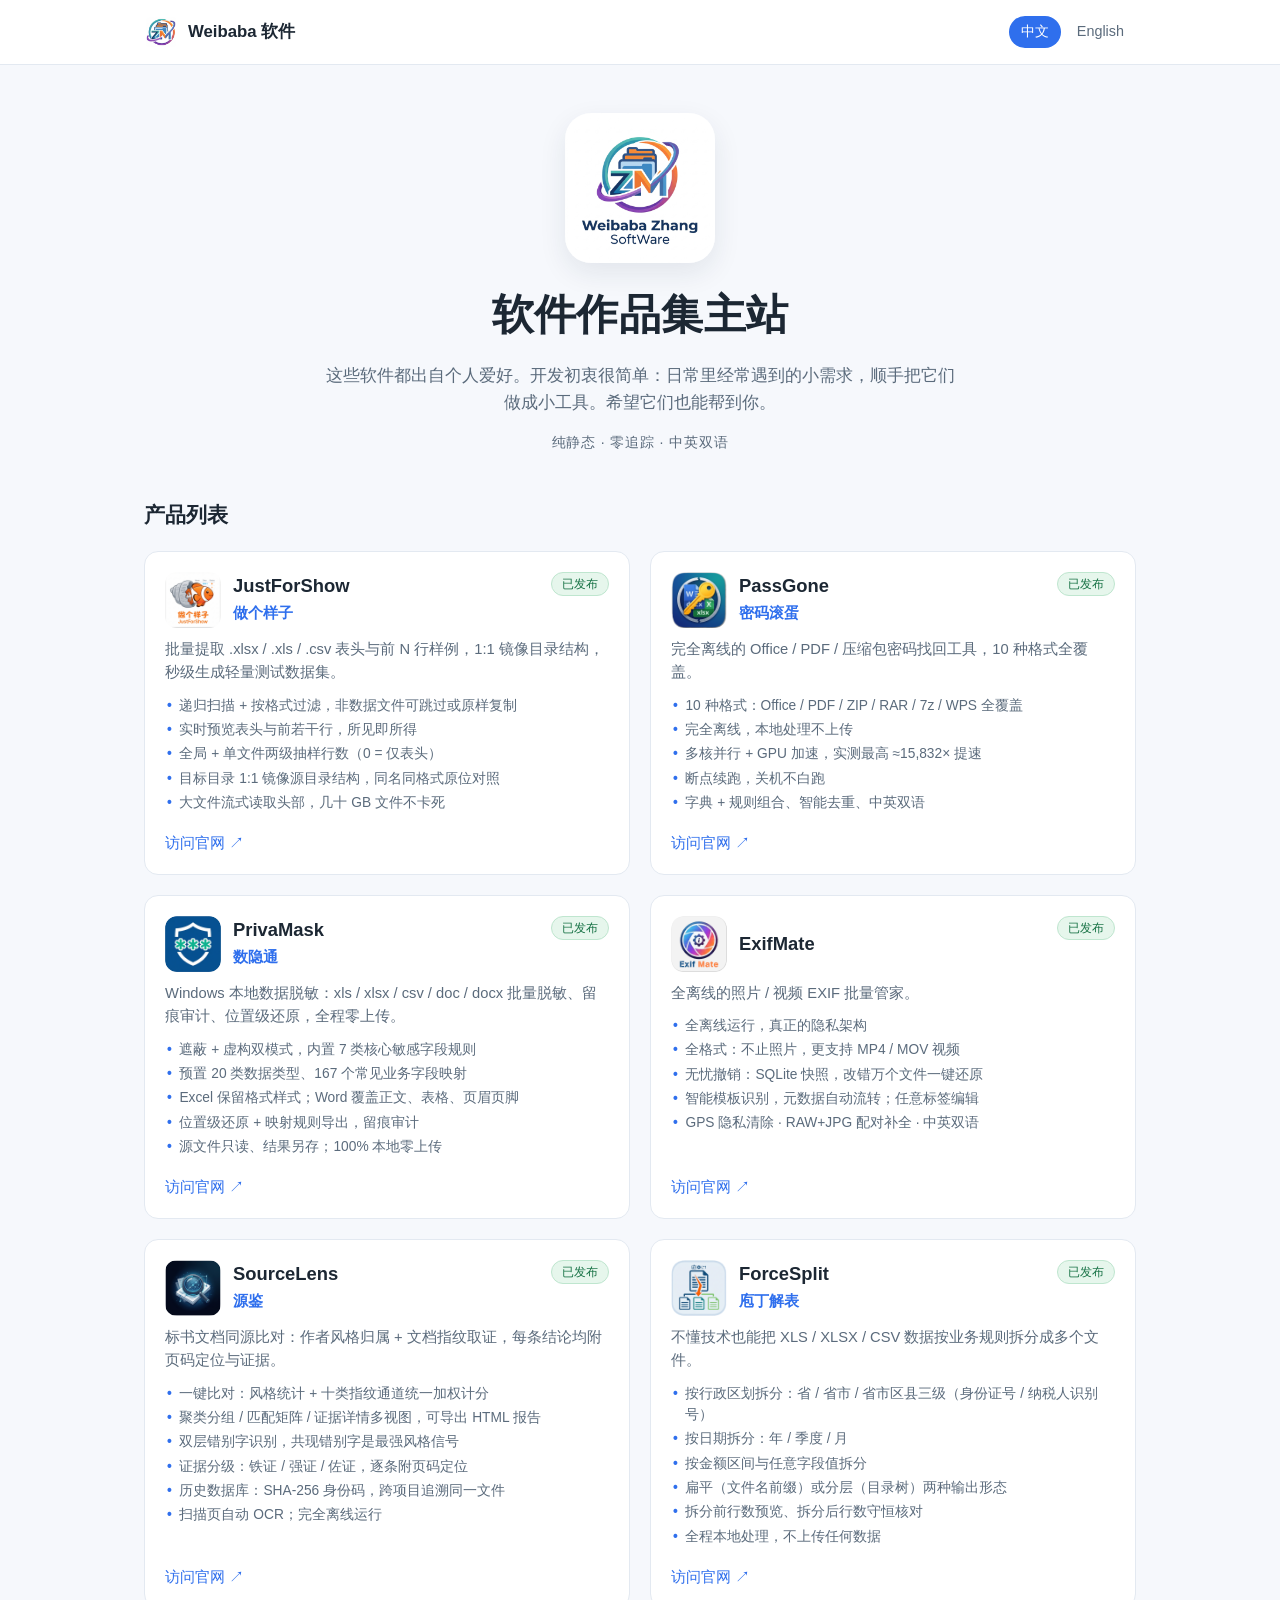
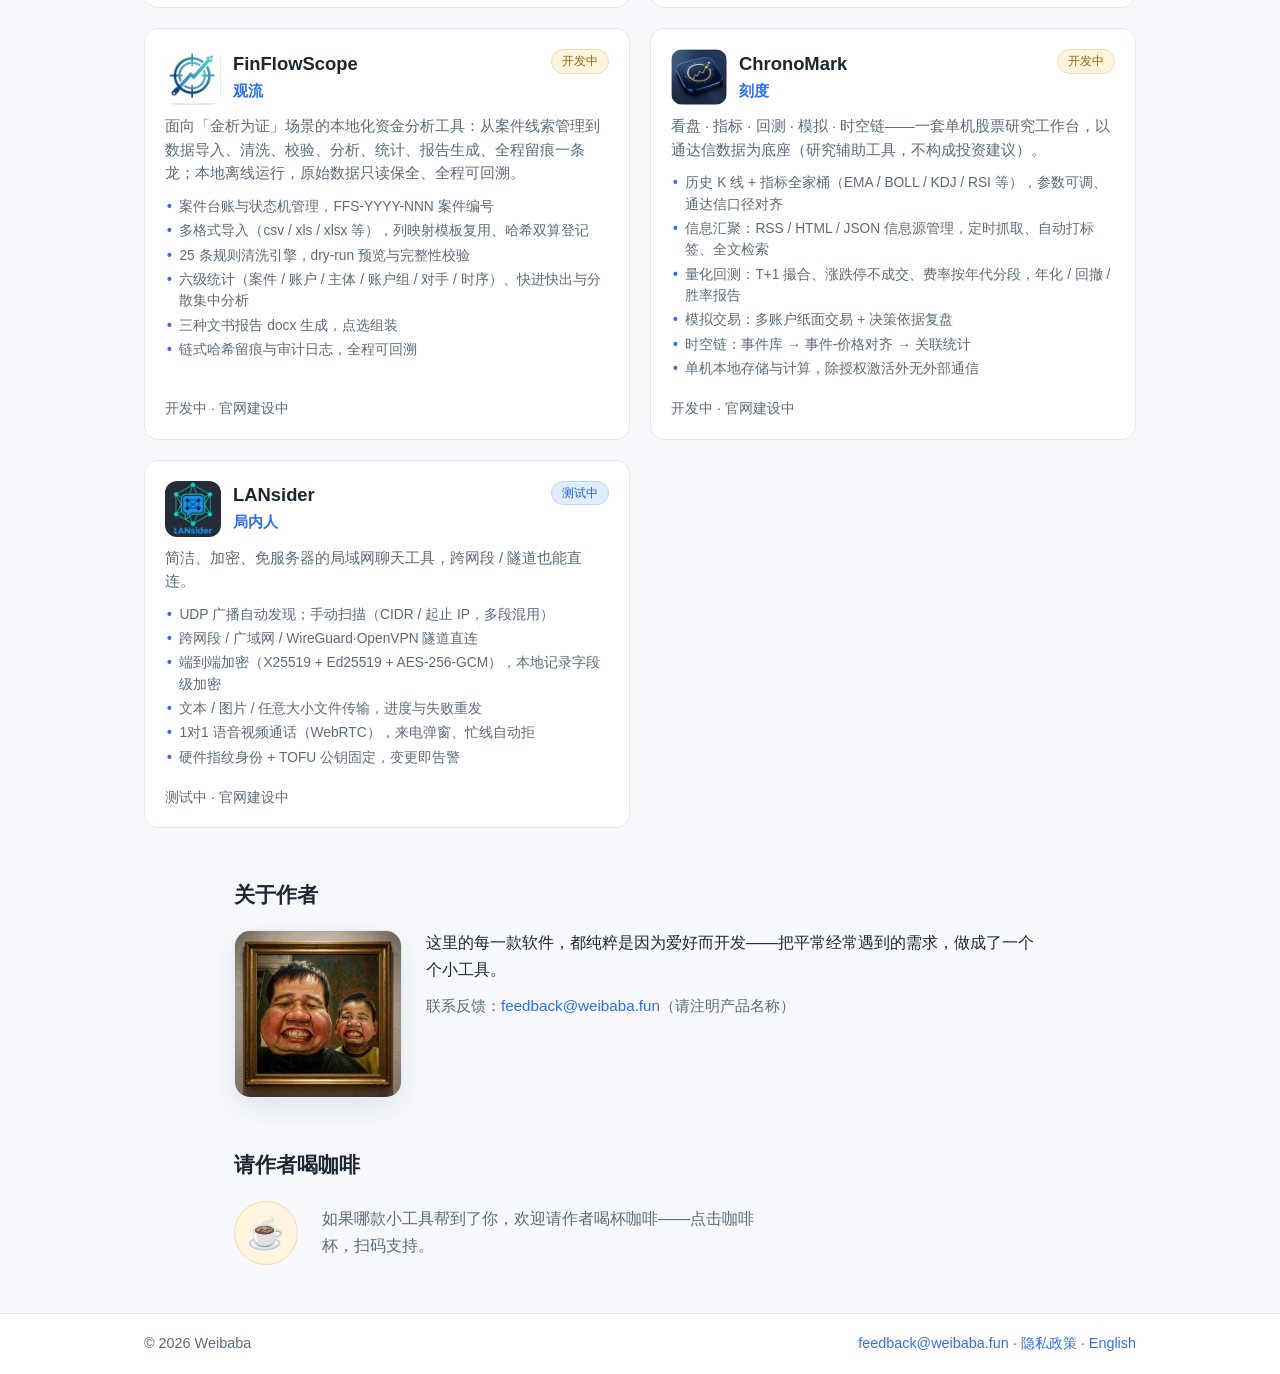
<file: index.html>
<!DOCTYPE html>
<html lang="zh-CN">
<head>
<meta charset="UTF-8">
<meta name="viewport" content="width=device-width, initial-scale=1">
<title>Weibaba 软件 · 产品主站</title>
<meta name="description" content="Weibaba 软件产品主站：JustForShow、PassGone、PrivaMask、ExifMate、SourceLens、ForceSplit 六款已发布，以及开发/测试中的观流 FinFlowScope、刻度 ChronoMark、LANsider。">
<link rel="canonical" href="https://weibaba.fun/">
<link rel="alternate" hreflang="zh-CN" href="https://weibaba.fun/">
<link rel="alternate" hreflang="en" href="https://weibaba.fun/en/">
<link rel="alternate" hreflang="x-default" href="https://weibaba.fun/">
<link rel="icon" type="image/png" sizes="64x64" href="favicon.png">
<link rel="apple-touch-icon" href="apple-touch-icon.png">
<meta property="og:title" content="Weibaba 软件 · 产品主站">
<meta property="og:description" content="因爱好而开发，把常遇到的需求做成小工具。每款产品都有独立官网。">
<meta property="og:type" content="website">
<meta property="og:url" content="https://weibaba.fun/">
<meta property="og:image" content="https://weibaba.fun/assets/img/og.png">
<meta property="og:locale" content="zh_CN">
<meta property="og:locale:alternate" content="en_US">
<meta name="theme-color" content="#2f6fed">
<link rel="stylesheet" href="assets/style.css">
</head>
<body>
<header class="site-header">
  <div class="container header-inner">
    <a class="brand" href="./">
      <img class="brand-logo" src="assets/img/logo.png" alt="" width="34" height="34">
      <span class="brand-name">Weibaba 软件</span>
    </a>
    <nav class="lang-nav" aria-label="语言切换">
      <span class="lang current" aria-current="true">中文</span>
      <a class="lang" href="en/" hreflang="en" rel="alternate">English</a>
    </nav>
  </div>
</header>
<main>
  <section class="hero container">
    <img class="hero-logo" src="assets/img/weblogo.jpg" alt="Weibaba Zhang SoftWare 徽标" width="150" height="150">
    <h1>软件作品集主站</h1>
    <p class="hero-sub">这些软件都出自个人爱好。开发初衷很简单：日常里经常遇到的小需求，顺手把它们做成小工具。希望它们也能帮到你。</p>
    <p class="hero-meta">纯静态 · 零追踪 · 中英双语</p>
  </section>
  <section class="container" aria-labelledby="products-title">
    <h2 id="products-title">产品列表</h2>
    <div class="grid">
      <a class="card" href="https://justforshow.weibaba.fun">
        <div class="card-head">
          <img class="card-logo" src="assets/img/products/justforshow.png" alt="" width="56" height="56">
          <div class="card-title">
            <span class="card-name">JustForShow</span>
            <span class="card-zh">做个样子</span>
          </div>
          <span class="badge badge-ok">已发布</span>
        </div>
        <p class="card-intro">批量提取 .xlsx / .xls / .csv 表头与前 N 行样例，1:1 镜像目录结构，秒级生成轻量测试数据集。</p>
        <ul class="card-features">
          <li>递归扫描 + 按格式过滤，非数据文件可跳过或原样复制</li>
          <li>实时预览表头与前若干行，所见即所得</li>
          <li>全局 + 单文件两级抽样行数（0 = 仅表头）</li>
          <li>目标目录 1:1 镜像源目录结构，同名同格式原位对照</li>
          <li>大文件流式读取头部，几十 GB 文件不卡死</li>
        </ul>
        <span class="card-go">访问官网 ↗</span>
      </a>
      <a class="card" href="https://passgone.weibaba.fun">
        <div class="card-head">
          <img class="card-logo" src="assets/img/products/passgone.png" alt="" width="56" height="56">
          <div class="card-title">
            <span class="card-name">PassGone</span>
            <span class="card-zh">密码滚蛋</span>
          </div>
          <span class="badge badge-ok">已发布</span>
        </div>
        <p class="card-intro">完全离线的 Office / PDF / 压缩包密码找回工具，10 种格式全覆盖。</p>
        <ul class="card-features">
          <li>10 种格式：Office / PDF / ZIP / RAR / 7z / WPS 全覆盖</li>
          <li>完全离线，本地处理不上传</li>
          <li>多核并行 + GPU 加速，实测最高 ≈15,832× 提速</li>
          <li>断点续跑，关机不白跑</li>
          <li>字典 + 规则组合、智能去重、中英双语</li>
        </ul>
        <span class="card-go">访问官网 ↗</span>
      </a>
      <a class="card" href="https://privamask.weibaba.fun">
        <div class="card-head">
          <img class="card-logo" src="assets/img/products/privamask.png" alt="" width="56" height="56">
          <div class="card-title">
            <span class="card-name">PrivaMask</span>
            <span class="card-zh">数隐通</span>
          </div>
          <span class="badge badge-ok">已发布</span>
        </div>
        <p class="card-intro">Windows 本地数据脱敏：xls / xlsx / csv / doc / docx 批量脱敏、留痕审计、位置级还原，全程零上传。</p>
        <ul class="card-features">
          <li>遮蔽 + 虚构双模式，内置 7 类核心敏感字段规则</li>
          <li>预置 20 类数据类型、167 个常见业务字段映射</li>
          <li>Excel 保留格式样式；Word 覆盖正文、表格、页眉页脚</li>
          <li>位置级还原 + 映射规则导出，留痕审计</li>
          <li>源文件只读、结果另存；100% 本地零上传</li>
        </ul>
        <span class="card-go">访问官网 ↗</span>
      </a>
      <a class="card" href="https://exifmate.weibaba.fun">
        <div class="card-head">
          <img class="card-logo" src="assets/img/products/exifmate.png" alt="" width="56" height="56">
          <div class="card-title">
            <span class="card-name">ExifMate</span>
          </div>
          <span class="badge badge-ok">已发布</span>
        </div>
        <p class="card-intro">全离线的照片 / 视频 EXIF 批量管家。</p>
        <ul class="card-features">
          <li>全离线运行，真正的隐私架构</li>
          <li>全格式：不止照片，更支持 MP4 / MOV 视频</li>
          <li>无忧撤销：SQLite 快照，改错万个文件一键还原</li>
          <li>智能模板识别，元数据自动流转；任意标签编辑</li>
          <li>GPS 隐私清除 · RAW+JPG 配对补全 · 中英双语</li>
        </ul>
        <span class="card-go">访问官网 ↗</span>
      </a>
      <a class="card" href="https://sourcelens.weibaba.fun">
        <div class="card-head">
          <img class="card-logo" src="assets/img/products/sourcelens.png" alt="" width="56" height="56">
          <div class="card-title">
            <span class="card-name">SourceLens</span>
            <span class="card-zh">源鉴</span>
          </div>
          <span class="badge badge-ok">已发布</span>
        </div>
        <p class="card-intro">标书文档同源比对：作者风格归属 + 文档指纹取证，每条结论均附页码定位与证据。</p>
        <ul class="card-features">
          <li>一键比对：风格统计 + 十类指纹通道统一加权计分</li>
          <li>聚类分组 / 匹配矩阵 / 证据详情多视图，可导出 HTML 报告</li>
          <li>双层错别字识别，共现错别字是最强风格信号</li>
          <li>证据分级：铁证 / 强证 / 佐证，逐条附页码定位</li>
          <li>历史数据库：SHA-256 身份码，跨项目追溯同一文件</li>
          <li>扫描页自动 OCR；完全离线运行</li>
        </ul>
        <span class="card-go">访问官网 ↗</span>
      </a>
      <a class="card" href="https://forcesplit.weibaba.fun">
        <div class="card-head">
          <img class="card-logo" src="assets/img/products/forcesplit.png" alt="" width="56" height="56">
          <div class="card-title">
            <span class="card-name">ForceSplit</span>
            <span class="card-zh">庖丁解表</span>
          </div>
          <span class="badge badge-ok">已发布</span>
        </div>
        <p class="card-intro">不懂技术也能把 XLS / XLSX / CSV 数据按业务规则拆分成多个文件。</p>
        <ul class="card-features">
          <li>按行政区划拆分：省 / 省市 / 省市区县三级（身份证号 / 纳税人识别号）</li>
          <li>按日期拆分：年 / 季度 / 月</li>
          <li>按金额区间与任意字段值拆分</li>
          <li>扁平（文件名前缀）或分层（目录树）两种输出形态</li>
          <li>拆分前行数预览、拆分后行数守恒核对</li>
          <li>全程本地处理，不上传任何数据</li>
        </ul>
        <span class="card-go">访问官网 ↗</span>
      </a>
      <div class="card card-wip">
        <div class="card-head">
          <img class="card-logo" src="assets/img/products/finflowscope.png" alt="" width="56" height="56">
          <div class="card-title">
            <span class="card-name">FinFlowScope</span>
            <span class="card-zh">观流</span>
          </div>
          <span class="badge badge-dev">开发中</span>
        </div>
        <p class="card-intro">面向「金析为证」场景的本地化资金分析工具：从案件线索管理到数据导入、清洗、校验、分析、统计、报告生成、全程留痕一条龙；本地离线运行，原始数据只读保全、全程可回溯。</p>
        <ul class="card-features">
          <li>案件台账与状态机管理，FFS-YYYY-NNN 案件编号</li>
          <li>多格式导入（csv / xls / xlsx 等），列映射模板复用、哈希双算登记</li>
          <li>25 条规则清洗引擎，dry-run 预览与完整性校验</li>
          <li>六级统计（案件 / 账户 / 主体 / 账户组 / 对手 / 时序）、快进快出与分散集中分析</li>
          <li>三种文书报告 docx 生成，点选组装</li>
          <li>链式哈希留痕与审计日志，全程可回溯</li>
        </ul>
        <span class="card-nolink">开发中 · 官网建设中</span>
      </div>
      <div class="card card-wip">
        <div class="card-head">
          <img class="card-logo" src="assets/img/products/chronomark.png" alt="" width="56" height="56">
          <div class="card-title">
            <span class="card-name">ChronoMark</span>
            <span class="card-zh">刻度</span>
          </div>
          <span class="badge badge-dev">开发中</span>
        </div>
        <p class="card-intro">看盘 · 指标 · 回测 · 模拟 · 时空链——一套单机股票研究工作台，以通达信数据为底座（研究辅助工具，不构成投资建议）。</p>
        <ul class="card-features">
          <li>历史 K 线 + 指标全家桶（EMA / BOLL / KDJ / RSI 等），参数可调、通达信口径对齐</li>
          <li>信息汇聚：RSS / HTML / JSON 信息源管理，定时抓取、自动打标签、全文检索</li>
          <li>量化回测：T+1 撮合、涨跌停不成交、费率按年代分段，年化 / 回撤 / 胜率报告</li>
          <li>模拟交易：多账户纸面交易 + 决策依据复盘</li>
          <li>时空链：事件库 → 事件-价格对齐 → 关联统计</li>
          <li>单机本地存储与计算，除授权激活外无外部通信</li>
        </ul>
        <span class="card-nolink">开发中 · 官网建设中</span>
      </div>
      <div class="card card-wip">
        <div class="card-head">
          <img class="card-logo" src="assets/img/products/lansider.png" alt="" width="56" height="56">
          <div class="card-title">
            <span class="card-name">LANsider</span>
            <span class="card-zh">局内人</span>
          </div>
          <span class="badge badge-test">测试中</span>
        </div>
        <p class="card-intro">简洁、加密、免服务器的局域网聊天工具，跨网段 / 隧道也能直连。</p>
        <ul class="card-features">
          <li>UDP 广播自动发现；手动扫描（CIDR / 起止 IP，多段混用）</li>
          <li>跨网段 / 广域网 / WireGuard·OpenVPN 隧道直连</li>
          <li>端到端加密（X25519 + Ed25519 + AES-256-GCM），本地记录字段级加密</li>
          <li>文本 / 图片 / 任意大小文件传输，进度与失败重发</li>
          <li>1对1 语音视频通话（WebRTC），来电弹窗、忙线自动拒</li>
          <li>硬件指纹身份 + TOFU 公钥固定，变更即告警</li>
        </ul>
        <span class="card-nolink">测试中 · 官网建设中</span>
      </div>
    </div>
  </section>
  <section class="container about-author" aria-labelledby="author-title">
    <h2 id="author-title">关于作者</h2>
    <div class="author">
      <img class="author-avatar" src="assets/img/weibaba_face.jpg" alt="作者画像" width="168" height="168">
      <div class="author-text">
        <p>这里的每一款软件，都纯粹是因为爱好而开发——把平常经常遇到的需求，做成了一个个小工具。</p>
        <p class="contact">联系反馈：<a href="mailto:feedback@weibaba.fun">feedback@weibaba.fun</a>（请注明产品名称）</p>
      </div>
    </div>
  </section>
  <section class="container coffee" id="coffee" aria-labelledby="coffee-title">
    <h2 id="coffee-title">请作者喝咖啡</h2>
    <div class="coffee-box">
      <a class="coffee-btn" href="#qr-modal" title="点我，请作者喝杯咖啡" aria-label="打开收款码弹层">☕</a>
      <p>如果哪款小工具帮到了你，欢迎请作者喝杯咖啡——点击咖啡杯，扫码支持。</p>
    </div>
  </section>
</main>
<div id="qr-modal" class="qr-modal">
  <a class="qr-backdrop" href="#coffee" aria-label="关闭收款码弹层"></a>
  <div class="qr-card">
    <a class="qr-close" href="#coffee" aria-label="关闭">✕</a>
    <img src="assets/img/donate_qr.jpg" alt="请作者喝咖啡收款码" width="240">
    <span>微信扫一扫 · 请作者喝杯咖啡</span>
  </div>
</div>
<footer class="site-footer">
  <div class="container footer-inner">
    <p>© 2026 Weibaba</p>
    <p><a href="mailto:feedback@weibaba.fun">feedback@weibaba.fun</a> · <a href="privacy/">隐私政策</a> · <a href="en/">English</a></p>
  </div>
</footer>
</body>
</html>
</file>
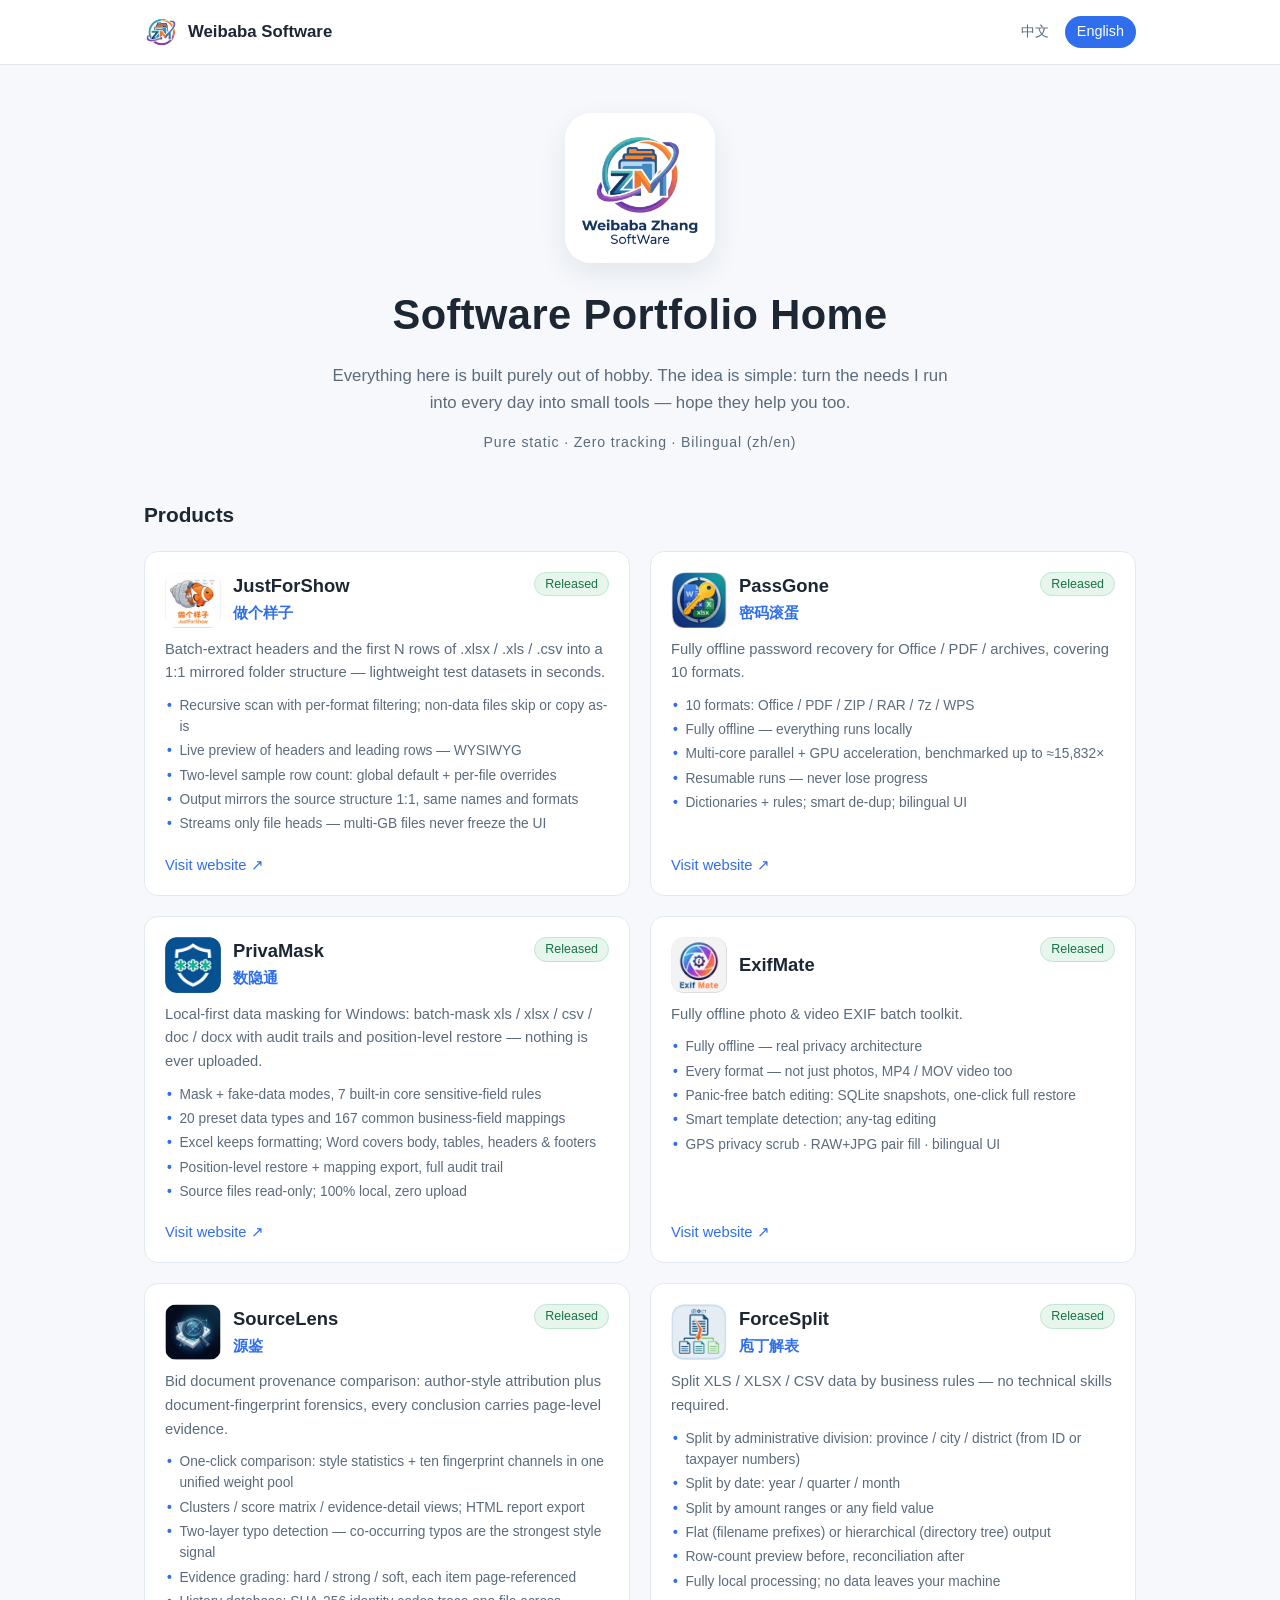
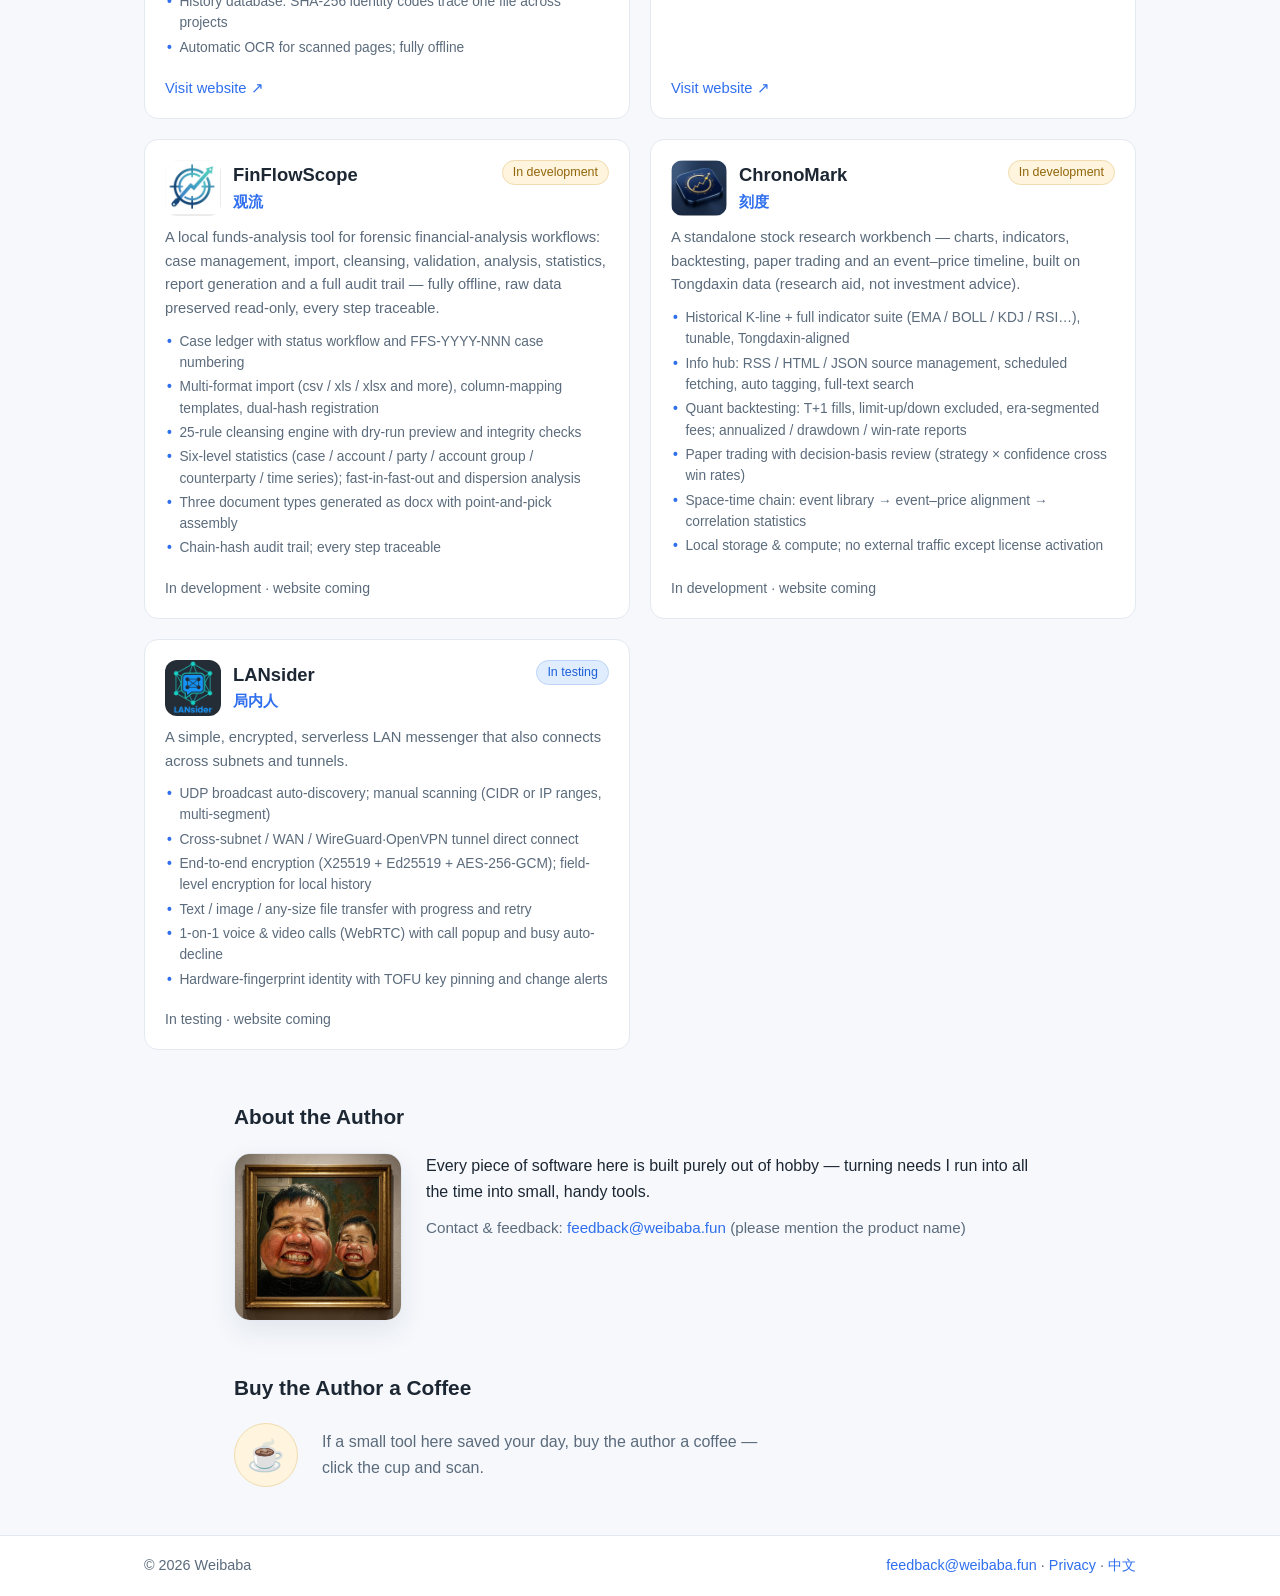
<file: en/index.html>
<!DOCTYPE html>
<html lang="en">
<head>
<meta charset="UTF-8">
<meta name="viewport" content="width=device-width, initial-scale=1">
<title>Weibaba Software · Product Home</title>
<meta name="description" content="The home of Weibaba Software products: six released products (JustForShow, PassGone, PrivarMask, ExifMate, SourceLens, ForceSplit), plus FinFlowScope, ChronoMark and LANsider in development or testing.">
<link rel="canonical" href="https://weibaba.fun/en/">
<link rel="alternate" hreflang="zh-CN" href="https://weibaba.fun/">
<link rel="alternate" hreflang="en" href="https://weibaba.fun/en/">
<link rel="alternate" hreflang="x-default" href="https://weibaba.fun/">
<link rel="icon" type="image/png" sizes="64x64" href="../favicon.png">
<link rel="apple-touch-icon" href="../apple-touch-icon.png">
<meta property="og:title" content="Weibaba Software · Product Home">
<meta property="og:description" content="Built out of pure hobby — turning everyday needs into small tools. Every product has its own official website.">
<meta property="og:type" content="website">
<meta property="og:url" content="https://weibaba.fun/en/">
<meta property="og:image" content="https://weibaba.fun/assets/img/og.png">
<meta property="og:locale" content="en_US">
<meta property="og:locale:alternate" content="zh_CN">
<meta name="theme-color" content="#2f6fed">
<link rel="stylesheet" href="../assets/style.css">
</head>
<body>
<header class="site-header">
  <div class="container header-inner">
    <a class="brand" href="./">
      <img class="brand-logo" src="../assets/img/logo.png" alt="" width="34" height="34">
      <span class="brand-name">Weibaba Software</span>
    </a>
    <nav class="lang-nav" aria-label="Language">
      <a class="lang" href="../" hreflang="zh-CN" rel="alternate">中文</a>
      <span class="lang current" aria-current="true">English</span>
    </nav>
  </div>
</header>
<main>
  <section class="hero container">
    <img class="hero-logo" src="../assets/img/weblogo.jpg" alt="Weibaba Zhang SoftWare emblem" width="150" height="150">
    <h1>Software Portfolio Home</h1>
    <p class="hero-sub">Everything here is built purely out of hobby. The idea is simple: turn the needs I run into every day into small tools — hope they help you too.</p>
    <p class="hero-meta">Pure static · Zero tracking · Bilingual (zh/en)</p>
  </section>
  <section class="container" aria-labelledby="products-title">
    <h2 id="products-title">Products</h2>
    <div class="grid">
      <a class="card" href="https://justforshow.weibaba.fun">
        <div class="card-head">
          <img class="card-logo" src="../assets/img/products/justforshow.png" alt="" width="56" height="56">
          <div class="card-title">
            <span class="card-name">JustForShow</span>
            <span class="card-zh">做个样子</span>
          </div>
          <span class="badge badge-ok">Released</span>
        </div>
        <p class="card-intro">Batch-extract headers and the first N rows of .xlsx / .xls / .csv into a 1:1 mirrored folder structure — lightweight test datasets in seconds.</p>
        <ul class="card-features">
          <li>Recursive scan with per-format filtering; non-data files skip or copy as-is</li>
          <li>Live preview of headers and leading rows — WYSIWYG</li>
          <li>Two-level sample row count: global default + per-file overrides</li>
          <li>Output mirrors the source structure 1:1, same names and formats</li>
          <li>Streams only file heads — multi-GB files never freeze the UI</li>
        </ul>
        <span class="card-go">Visit website ↗</span>
      </a>
      <a class="card" href="https://passgone.weibaba.fun">
        <div class="card-head">
          <img class="card-logo" src="../assets/img/products/passgone.png" alt="" width="56" height="56">
          <div class="card-title">
            <span class="card-name">PassGone</span>
            <span class="card-zh">密码滚蛋</span>
          </div>
          <span class="badge badge-ok">Released</span>
        </div>
        <p class="card-intro">Fully offline password recovery for Office / PDF / archives, covering 10 formats.</p>
        <ul class="card-features">
          <li>10 formats: Office / PDF / ZIP / RAR / 7z / WPS</li>
          <li>Fully offline — everything runs locally</li>
          <li>Multi-core parallel + GPU acceleration, benchmarked up to ≈15,832×</li>
          <li>Resumable runs — never lose progress</li>
          <li>Dictionaries + rules; smart de-dup; bilingual UI</li>
        </ul>
        <span class="card-go">Visit website ↗</span>
      </a>
      <a class="card" href="https://privamask.weibaba.fun">
        <div class="card-head">
          <img class="card-logo" src="../assets/img/products/privamask.png" alt="" width="56" height="56">
          <div class="card-title">
            <span class="card-name">PrivaMask</span>
            <span class="card-zh">数隐通</span>
          </div>
          <span class="badge badge-ok">Released</span>
        </div>
        <p class="card-intro">Local-first data masking for Windows: batch-mask xls / xlsx / csv / doc / docx with audit trails and position-level restore — nothing is ever uploaded.</p>
        <ul class="card-features">
          <li>Mask + fake-data modes, 7 built-in core sensitive-field rules</li>
          <li>20 preset data types and 167 common business-field mappings</li>
          <li>Excel keeps formatting; Word covers body, tables, headers &amp; footers</li>
          <li>Position-level restore + mapping export, full audit trail</li>
          <li>Source files read-only; 100% local, zero upload</li>
        </ul>
        <span class="card-go">Visit website ↗</span>
      </a>
      <a class="card" href="https://exifmate.weibaba.fun">
        <div class="card-head">
          <img class="card-logo" src="../assets/img/products/exifmate.png" alt="" width="56" height="56">
          <div class="card-title">
            <span class="card-name">ExifMate</span>
          </div>
          <span class="badge badge-ok">Released</span>
        </div>
        <p class="card-intro">Fully offline photo &amp; video EXIF batch toolkit.</p>
        <ul class="card-features">
          <li>Fully offline — real privacy architecture</li>
          <li>Every format — not just photos, MP4 / MOV video too</li>
          <li>Panic-free batch editing: SQLite snapshots, one-click full restore</li>
          <li>Smart template detection; any-tag editing</li>
          <li>GPS privacy scrub · RAW+JPG pair fill · bilingual UI</li>
        </ul>
        <span class="card-go">Visit website ↗</span>
      </a>
      <a class="card" href="https://sourcelens.weibaba.fun">
        <div class="card-head">
          <img class="card-logo" src="../assets/img/products/sourcelens.png" alt="" width="56" height="56">
          <div class="card-title">
            <span class="card-name">SourceLens</span>
            <span class="card-zh">源鉴</span>
          </div>
          <span class="badge badge-ok">Released</span>
        </div>
        <p class="card-intro">Bid document provenance comparison: author-style attribution plus document-fingerprint forensics, every conclusion carries page-level evidence.</p>
        <ul class="card-features">
          <li>One-click comparison: style statistics + ten fingerprint channels in one unified weight pool</li>
          <li>Clusters / score matrix / evidence-detail views; HTML report export</li>
          <li>Two-layer typo detection — co-occurring typos are the strongest style signal</li>
          <li>Evidence grading: hard / strong / soft, each item page-referenced</li>
          <li>History database: SHA-256 identity codes trace one file across projects</li>
          <li>Automatic OCR for scanned pages; fully offline</li>
        </ul>
        <span class="card-go">Visit website ↗</span>
      </a>
      <a class="card" href="https://forcesplit.weibaba.fun">
        <div class="card-head">
          <img class="card-logo" src="../assets/img/products/forcesplit.png" alt="" width="56" height="56">
          <div class="card-title">
            <span class="card-name">ForceSplit</span>
            <span class="card-zh">庖丁解表</span>
          </div>
          <span class="badge badge-ok">Released</span>
        </div>
        <p class="card-intro">Split XLS / XLSX / CSV data by business rules — no technical skills required.</p>
        <ul class="card-features">
          <li>Split by administrative division: province / city / district (from ID or taxpayer numbers)</li>
          <li>Split by date: year / quarter / month</li>
          <li>Split by amount ranges or any field value</li>
          <li>Flat (filename prefixes) or hierarchical (directory tree) output</li>
          <li>Row-count preview before, reconciliation after</li>
          <li>Fully local processing; no data leaves your machine</li>
        </ul>
        <span class="card-go">Visit website ↗</span>
      </a>
      <div class="card card-wip">
        <div class="card-head">
          <img class="card-logo" src="../assets/img/products/finflowscope.png" alt="" width="56" height="56">
          <div class="card-title">
            <span class="card-name">FinFlowScope</span>
            <span class="card-zh">观流</span>
          </div>
          <span class="badge badge-dev">In development</span>
        </div>
        <p class="card-intro">A local funds-analysis tool for forensic financial-analysis workflows: case management, import, cleansing, validation, analysis, statistics, report generation and a full audit trail — fully offline, raw data preserved read-only, every step traceable.</p>
        <ul class="card-features">
          <li>Case ledger with status workflow and FFS-YYYY-NNN case numbering</li>
          <li>Multi-format import (csv / xls / xlsx and more), column-mapping templates, dual-hash registration</li>
          <li>25-rule cleansing engine with dry-run preview and integrity checks</li>
          <li>Six-level statistics (case / account / party / account group / counterparty / time series); fast-in-fast-out and dispersion analysis</li>
          <li>Three document types generated as docx with point-and-pick assembly</li>
          <li>Chain-hash audit trail; every step traceable</li>
        </ul>
        <span class="card-nolink">In development · website coming</span>
      </div>
      <div class="card card-wip">
        <div class="card-head">
          <img class="card-logo" src="../assets/img/products/chronomark.png" alt="" width="56" height="56">
          <div class="card-title">
            <span class="card-name">ChronoMark</span>
            <span class="card-zh">刻度</span>
          </div>
          <span class="badge badge-dev">In development</span>
        </div>
        <p class="card-intro">A standalone stock research workbench — charts, indicators, backtesting, paper trading and an event–price timeline, built on Tongdaxin data (research aid, not investment advice).</p>
        <ul class="card-features">
          <li>Historical K-line + full indicator suite (EMA / BOLL / KDJ / RSI…), tunable, Tongdaxin-aligned</li>
          <li>Info hub: RSS / HTML / JSON source management, scheduled fetching, auto tagging, full-text search</li>
          <li>Quant backtesting: T+1 fills, limit-up/down excluded, era-segmented fees; annualized / drawdown / win-rate reports</li>
          <li>Paper trading with decision-basis review (strategy × confidence cross win rates)</li>
          <li>Space-time chain: event library → event–price alignment → correlation statistics</li>
          <li>Local storage &amp; compute; no external traffic except license activation</li>
        </ul>
        <span class="card-nolink">In development · website coming</span>
      </div>
      <div class="card card-wip">
        <div class="card-head">
          <img class="card-logo" src="../assets/img/products/lansider.png" alt="" width="56" height="56">
          <div class="card-title">
            <span class="card-name">LANsider</span>
            <span class="card-zh">局内人</span>
          </div>
          <span class="badge badge-test">In testing</span>
        </div>
        <p class="card-intro">A simple, encrypted, serverless LAN messenger that also connects across subnets and tunnels.</p>
        <ul class="card-features">
          <li>UDP broadcast auto-discovery; manual scanning (CIDR or IP ranges, multi-segment)</li>
          <li>Cross-subnet / WAN / WireGuard·OpenVPN tunnel direct connect</li>
          <li>End-to-end encryption (X25519 + Ed25519 + AES-256-GCM); field-level encryption for local history</li>
          <li>Text / image / any-size file transfer with progress and retry</li>
          <li>1-on-1 voice &amp; video calls (WebRTC) with call popup and busy auto-decline</li>
          <li>Hardware-fingerprint identity with TOFU key pinning and change alerts</li>
        </ul>
        <span class="card-nolink">In testing · website coming</span>
      </div>
    </div>
  </section>
  <section class="container about-author" aria-labelledby="author-title">
    <h2 id="author-title">About the Author</h2>
    <div class="author">
      <img class="author-avatar" src="../assets/img/weibaba_face.jpg" alt="Author portrait" width="168" height="168">
      <div class="author-text">
        <p>Every piece of software here is built purely out of hobby — turning needs I run into all the time into small, handy tools.</p>
        <p class="contact">Contact &amp; feedback: <a href="mailto:feedback@weibaba.fun">feedback@weibaba.fun</a> (please mention the product name)</p>
      </div>
    </div>
  </section>
  <section class="container coffee" id="coffee" aria-labelledby="coffee-title">
    <h2 id="coffee-title">Buy the Author a Coffee</h2>
    <div class="coffee-box">
      <a class="coffee-btn" href="#qr-modal" title="Click to buy the author a coffee" aria-label="Open QR code modal">☕</a>
      <p>If a small tool here saved your day, buy the author a coffee — click the cup and scan.</p>
    </div>
  </section>
</main>
<div id="qr-modal" class="qr-modal">
  <a class="qr-backdrop" href="#coffee" aria-label="Close QR code modal"></a>
  <div class="qr-card">
    <a class="qr-close" href="#coffee" aria-label="Close">✕</a>
    <img src="../assets/img/donate_qr.jpg" alt="Buy the author a coffee QR code" width="240">
    <span>Scan with WeChat · buy the author a coffee</span>
  </div>
</div>
<footer class="site-footer">
  <div class="container footer-inner">
    <p>© 2026 Weibaba</p>
    <p><a href="mailto:feedback@weibaba.fun">feedback@weibaba.fun</a> · <a href="privacy/">Privacy</a> · <a href="../">中文</a></p>
  </div>
</footer>
</body>
</html>
</file>
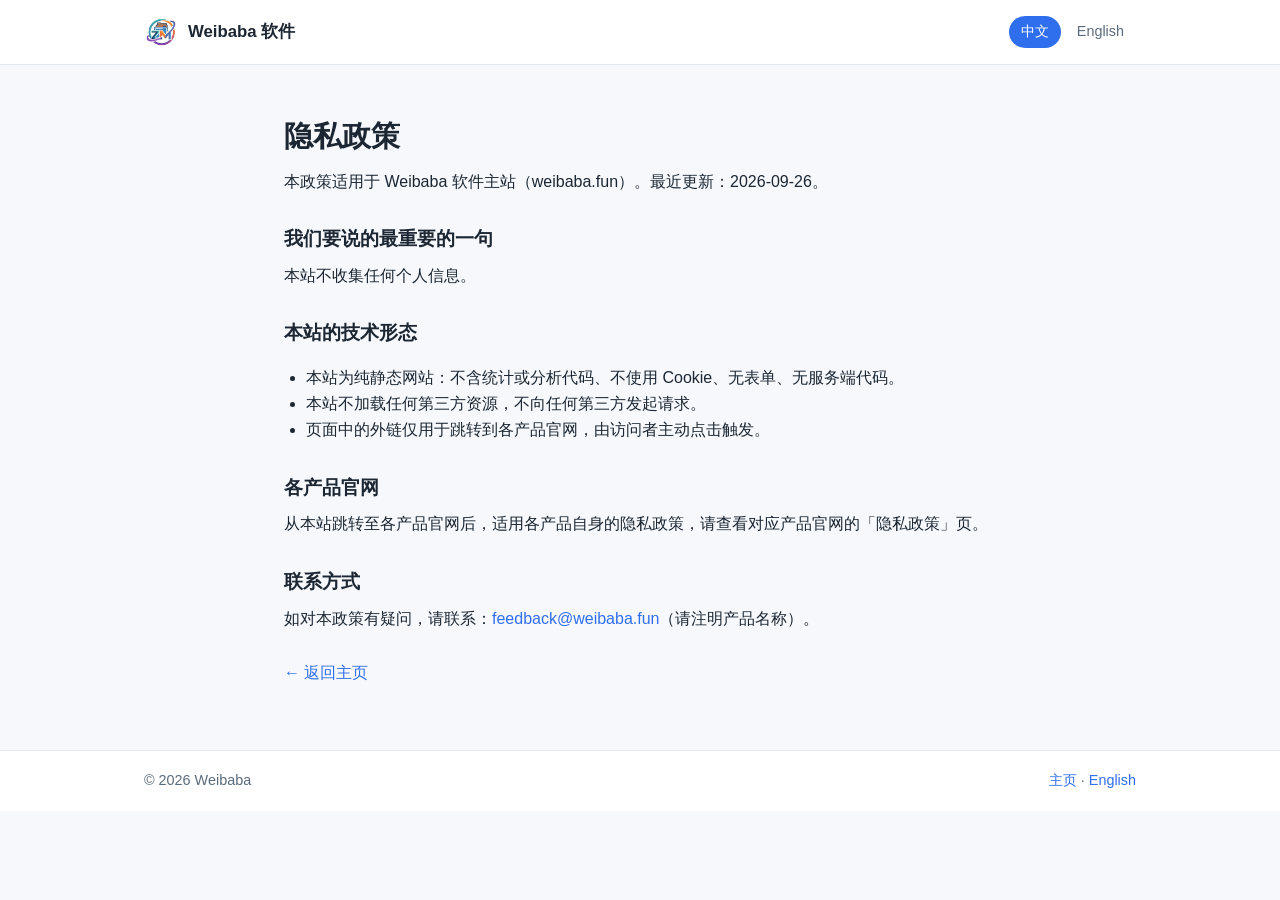
<file: privacy/index.html>
<!DOCTYPE html>
<html lang="zh-CN">
<head>
<meta charset="UTF-8">
<meta name="viewport" content="width=device-width, initial-scale=1">
<title>隐私政策 · Weibaba 软件</title>
<meta name="description" content="Weibaba 软件主站隐私政策：纯静态、零追踪，不收集任何数据。">
<link rel="canonical" href="https://weibaba.fun/privacy/">
<link rel="icon" type="image/png" sizes="64x64" href="../favicon.png">
<link rel="stylesheet" href="../assets/style.css">
</head>
<body>
<header class="site-header">
  <div class="container header-inner">
    <a class="brand" href="../">
      <img class="brand-logo" src="../assets/img/logo.png" alt="" width="34" height="34">
      <span class="brand-name">Weibaba 软件</span>
    </a>
    <nav class="lang-nav" aria-label="语言切换">
      <span class="lang current" aria-current="true">中文</span>
      <a class="lang" href="../en/privacy/" hreflang="en" rel="alternate">English</a>
    </nav>
  </div>
</header>
<main class="container prose">
  <h1>隐私政策</h1>
  <p>本政策适用于 Weibaba 软件主站（weibaba.fun）。最近更新：2026-09-26。</p>
  <h2>我们要说的最重要的一句</h2>
  <p>本站不收集任何个人信息。</p>
  <h2>本站的技术形态</h2>
  <ul>
    <li>本站为纯静态网站：不含统计或分析代码、不使用 Cookie、无表单、无服务端代码。</li>
    <li>本站不加载任何第三方资源，不向任何第三方发起请求。</li>
    <li>页面中的外链仅用于跳转到各产品官网，由访问者主动点击触发。</li>
  </ul>
  <h2>各产品官网</h2>
  <p>从本站跳转至各产品官网后，适用各产品自身的隐私政策，请查看对应产品官网的「隐私政策」页。</p>
  <h2>联系方式</h2>
  <p>如对本政策有疑问，请联系：<a href="mailto:feedback@weibaba.fun">feedback@weibaba.fun</a>（请注明产品名称）。</p>
  <p><a class="back-link" href="../">← 返回主页</a></p>
</main>
<footer class="site-footer">
  <div class="container footer-inner">
    <p>© 2026 Weibaba</p>
    <p><a href="../">主页</a> · <a href="../en/privacy/">English</a></p>
  </div>
</footer>
</body>
</html>
</file>
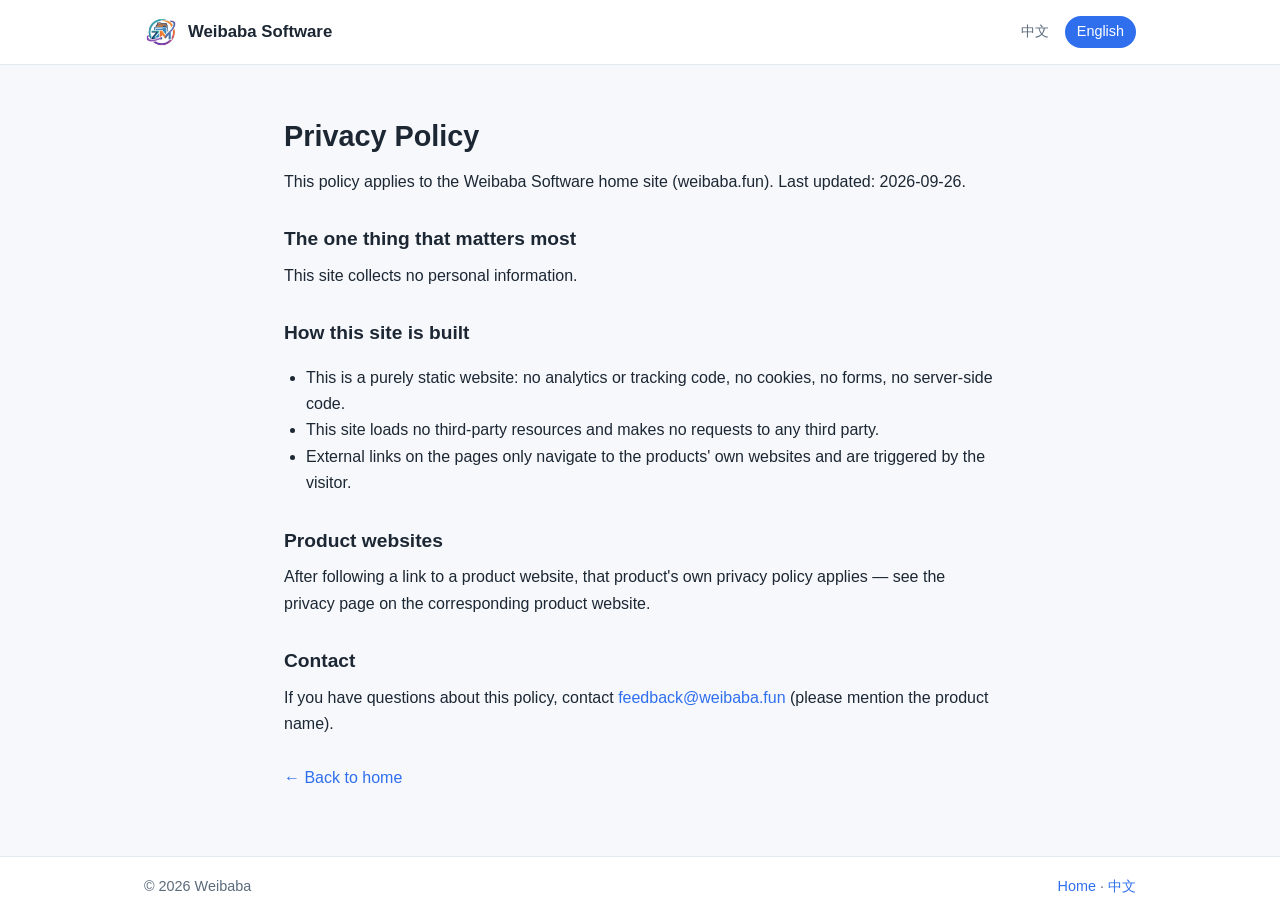
<file: en/privacy/index.html>
<!DOCTYPE html>
<html lang="en">
<head>
<meta charset="UTF-8">
<meta name="viewport" content="width=device-width, initial-scale=1">
<title>Privacy Policy · Weibaba Software</title>
<meta name="description" content="Privacy policy of the Weibaba Software home: pure static, zero tracking, no data collection.">
<link rel="canonical" href="https://weibaba.fun/en/privacy/">
<link rel="icon" type="image/png" sizes="64x64" href="../../favicon.png">
<link rel="stylesheet" href="../../assets/style.css">
</head>
<body>
<header class="site-header">
  <div class="container header-inner">
    <a class="brand" href="../">
      <img class="brand-logo" src="../../assets/img/logo.png" alt="" width="34" height="34">
      <span class="brand-name">Weibaba Software</span>
    </a>
    <nav class="lang-nav" aria-label="Language">
      <a class="lang" href="../../privacy/" hreflang="zh-CN" rel="alternate">中文</a>
      <span class="lang current" aria-current="true">English</span>
    </nav>
  </div>
</header>
<main class="container prose">
  <h1>Privacy Policy</h1>
  <p>This policy applies to the Weibaba Software home site (weibaba.fun). Last updated: 2026-09-26.</p>
  <h2>The one thing that matters most</h2>
  <p>This site collects no personal information.</p>
  <h2>How this site is built</h2>
  <ul>
    <li>This is a purely static website: no analytics or tracking code, no cookies, no forms, no server-side code.</li>
    <li>This site loads no third-party resources and makes no requests to any third party.</li>
    <li>External links on the pages only navigate to the products' own websites and are triggered by the visitor.</li>
  </ul>
  <h2>Product websites</h2>
  <p>After following a link to a product website, that product's own privacy policy applies — see the privacy page on the corresponding product website.</p>
  <h2>Contact</h2>
  <p>If you have questions about this policy, contact <a href="mailto:feedback@weibaba.fun">feedback@weibaba.fun</a> (please mention the product name).</p>
  <p><a class="back-link" href="../">← Back to home</a></p>
</main>
<footer class="site-footer">
  <div class="container footer-inner">
    <p>© 2026 Weibaba</p>
    <p><a href="../">Home</a> · <a href="../../privacy/">中文</a></p>
  </div>
</footer>
</body>
</html>
</file>
<file: assets/style.css>
/* Weibaba 软件主站 · 全站唯一样式（零外部资源） */

:root {
  --accent: #2f6fed;
  --accent-strong: #1d5fd6;
  --bg: #f6f8fc;
  --surface: #ffffff;
  --text: #1c2733;
  --muted: #5b6b7c;
  --border: #e3e9f1;
  --ok-bg: #e6f6ec;
  --ok-text: #177245;
  --ok-border: #bfe6cf;
  --dev-bg: #fff4dd;
  --dev-text: #92650a;
  --dev-border: #f0dcae;
  --test-bg: #e0edff;
  --test-text: #1d5fd6;
  --test-border: #bcd4f7;
  --shadow: 0 10px 28px rgba(23, 39, 64, 0.09);
}

@media (prefers-color-scheme: dark) {
  :root {
    --accent: #6c9cff;
    --accent-strong: #8ab2ff;
    --bg: #0f1620;
    --surface: #17202c;
    --text: #e8eef5;
    --muted: #9fb0c0;
    --border: #263242;
    --ok-bg: #12301e;
    --ok-text: #7fd3a3;
    --ok-border: #1f4a30;
    --dev-bg: #33270d;
    --dev-text: #ecc37a;
    --dev-border: #4a3a14;
    --test-bg: #10233f;
    --test-text: #8ab2ff;
    --test-border: #1f3a63;
    --shadow: 0 10px 28px rgba(0, 0, 0, 0.45);
  }
}

* { box-sizing: border-box; }

html { -webkit-text-size-adjust: 100%; }

body {
  margin: 0;
  font-family: -apple-system, "Segoe UI", "Microsoft YaHei", "PingFang SC", "Noto Sans SC", sans-serif;
  background: var(--bg);
  color: var(--text);
  line-height: 1.65;
}

.container {
  max-width: 1040px;
  margin: 0 auto;
  padding: 0 24px;
}

a { color: var(--accent); text-decoration: none; }
a:hover { text-decoration: underline; }

/* 页头 */
.site-header {
  background: var(--surface);
  border-bottom: 1px solid var(--border);
}

.header-inner {
  display: flex;
  align-items: center;
  justify-content: space-between;
  height: 64px;
}

.brand {
  display: inline-flex;
  align-items: center;
  gap: 10px;
  color: var(--text);
  font-weight: 600;
  font-size: 1.05rem;
}
.brand:hover { text-decoration: none; }

.brand-logo { display: block; border-radius: 8px; }

.lang-nav { display: flex; gap: 4px; }

.lang {
  padding: 4px 12px;
  border-radius: 999px;
  font-size: 0.9rem;
  color: var(--muted);
}
.lang:hover { color: var(--accent); text-decoration: none; }
.lang.current {
  background: var(--accent);
  color: #fff;
}

/* 首屏 */
.hero {
  padding: 48px 24px 36px;
  text-align: center;
}

.hero-logo {
  display: block;
  margin: 0 auto 18px;
  border-radius: 26px;
  box-shadow: var(--shadow);
}

.hero h1 {
  margin: 0 0 12px;
  font-size: clamp(1.8rem, 4vw, 2.6rem);
  letter-spacing: 0.01em;
}

.hero-sub {
  margin: 0 auto 14px;
  max-width: 640px;
  color: var(--muted);
  font-size: 1.05rem;
}

.hero-meta {
  margin: 0;
  color: var(--muted);
  font-size: 0.88rem;
  letter-spacing: 0.06em;
}

/* 产品网格 */
main section { scroll-margin-top: 80px; }

section h2 {
  font-size: 1.3rem;
  margin: 8px 0 18px;
}

.grid {
  display: grid;
  grid-template-columns: repeat(auto-fill, minmax(320px, 1fr));
  gap: 20px;
  padding-bottom: 8px;
}

.card {
  position: relative;
  display: flex;
  flex-direction: column;
  gap: 10px;
  padding: 20px 20px 18px;
  background: var(--surface);
  border: 1px solid var(--border);
  border-radius: 14px;
  color: var(--text);
  transition: transform 0.15s ease, border-color 0.15s ease, box-shadow 0.15s ease;
}
.card:hover {
  text-decoration: none;
  transform: translateY(-3px);
  border-color: var(--accent);
  box-shadow: var(--shadow);
}

.card-head {
  display: flex;
  align-items: center;
  gap: 12px;
}

.card-logo {
  flex: 0 0 auto;
  width: 56px;
  height: 56px;
  border-radius: 12px;
  object-fit: cover;
}

.card-title {
  flex: 1;
  display: flex;
  flex-direction: column;
  gap: 2px;
  min-width: 0;
}

.card-name { font-size: 1.15rem; font-weight: 650; line-height: 1.3; }

.card-head .badge { align-self: flex-start; flex: 0 0 auto; }

.card-zh {
  font-size: 0.95rem;
  color: var(--accent);
  font-weight: 600;
}

.card-intro {
  font-size: 0.92rem;
  color: var(--muted);
  line-height: 1.6;
  margin: 0;
}

.card-features {
  margin: 0;
  padding: 0;
  list-style: none;
  display: flex;
  flex-direction: column;
  gap: 3px;
}

.card-features li {
  position: relative;
  padding-left: 1.05em;
  font-size: 0.86rem;
  color: var(--muted);
  line-height: 1.55;
}

.card-features li::before {
  content: "•";
  position: absolute;
  left: 0.15em;
  color: var(--accent);
  font-weight: 700;
}

.card-go {
  margin-top: auto;
  padding-top: 8px;
  color: var(--accent);
  font-size: 0.92rem;
}

/* 开发中产品卡（富卡片结构，无官网链接） */
.card-wip { background: var(--surface); }

.card-nolink {
  margin-top: auto;
  padding-top: 8px;
  color: var(--muted);
  font-size: 0.88rem;
}

/* 关于作者 */
.about-author {
  padding: 34px 24px 8px;
  max-width: 860px;
}

.author {
  display: flex;
  gap: 24px;
  align-items: flex-start;
}

.author-avatar {
  flex: 0 0 auto;
  width: 168px;
  height: 168px;
  object-fit: cover;
  border-radius: 16px;
  border: 1px solid var(--border);
  box-shadow: var(--shadow);
}

.author-text p { margin: 0 0 10px; }
.author-text .contact { color: var(--muted); font-size: 0.95rem; }

/* 请喝咖啡（弹出式收款码，纯 CSS :target 弹层，无 JavaScript） */
.coffee {
  padding: 34px 24px 48px;
  max-width: 860px;
}

.coffee-box {
  display: flex;
  gap: 24px;
  align-items: center;
  flex-wrap: wrap;
}

.coffee-btn {
  flex: 0 0 auto;
  display: inline-flex;
  align-items: center;
  justify-content: center;
  width: 64px;
  height: 64px;
  border-radius: 50%;
  background: var(--dev-bg);
  border: 1px solid var(--dev-border);
  font-size: 1.9rem;
  line-height: 1;
  text-decoration: none;
  animation: coffee-bounce 2s ease-in-out infinite;
}
.coffee-btn:hover { text-decoration: none; box-shadow: var(--shadow); }

/* 每 2 秒轻微跳动两下（参照 PassGone 样式） */
@keyframes coffee-bounce {
  0%, 48%, 100% { transform: translateY(0); }
  12% { transform: translateY(-6px); }
  24% { transform: translateY(0); }
  36% { transform: translateY(-4px); }
}

@media (prefers-reduced-motion: reduce) {
  .coffee-btn { animation: none; }
}

.coffee-box p { margin: 0; color: var(--muted); max-width: 460px; }

/* 收款码弹层 */
.qr-modal {
  display: none;
  position: fixed;
  inset: 0;
  z-index: 200;
  align-items: center;
  justify-content: center;
}

.qr-modal:target { display: flex; }

.qr-backdrop {
  position: absolute;
  inset: 0;
  background: rgba(15, 22, 32, 0.55);
  backdrop-filter: blur(2px);
}

.qr-card {
  position: relative;
  background: var(--surface);
  border: 1px solid var(--border);
  border-radius: 16px;
  padding: 22px 22px 16px;
  text-align: center;
  box-shadow: 0 18px 50px rgba(0, 0, 0, 0.4);
}

.qr-card img {
  display: block;
  width: 240px;
  height: auto;
  border-radius: 10px;
}

.qr-card span {
  display: block;
  margin-top: 10px;
  font-size: 0.85rem;
  color: var(--muted);
}

.qr-close {
  position: absolute;
  top: 8px;
  right: 8px;
  width: 28px;
  height: 28px;
  border-radius: 50%;
  background: var(--bg);
  color: var(--muted);
  display: flex;
  align-items: center;
  justify-content: center;
  font-size: 0.85rem;
  line-height: 1;
}
.qr-close:hover { color: var(--text); text-decoration: none; }

.badge {
  align-self: flex-start;
  padding: 2px 10px;
  border-radius: 999px;
  border: 1px solid;
  font-size: 0.78rem;
  line-height: 1.5;
}

.badge-ok { background: var(--ok-bg); color: var(--ok-text); border-color: var(--ok-border); }
.badge-dev { background: var(--dev-bg); color: var(--dev-text); border-color: var(--dev-border); }
.badge-test { background: var(--test-bg); color: var(--test-text); border-color: var(--test-border); }

/* 隐私页正文 */
.prose { padding-top: 48px; padding-bottom: 56px; max-width: 760px; }
.prose h1 { font-size: 1.8rem; margin: 0 0 8px; }
.prose h2 { font-size: 1.2rem; margin: 28px 0 8px; }
.prose p, .prose li { color: var(--text); }
.prose p { margin: 8px 0; }
.prose ul { padding-left: 22px; }
.back-link { display: inline-block; margin-top: 20px; }

/* 页脚 */
.site-footer {
  border-top: 1px solid var(--border);
  background: var(--surface);
}

.footer-inner {
  display: flex;
  flex-wrap: wrap;
  align-items: center;
  justify-content: space-between;
  gap: 8px;
  padding-top: 18px;
  padding-bottom: 18px;
  color: var(--muted);
  font-size: 0.9rem;
}
.footer-inner p { margin: 0; }

@media (max-width: 560px) {
  .hero { padding-top: 36px; }
  .grid { grid-template-columns: 1fr; }
  .author { flex-direction: column; }
  .coffee-box { flex-direction: column; align-items: flex-start; }
}
</file>
